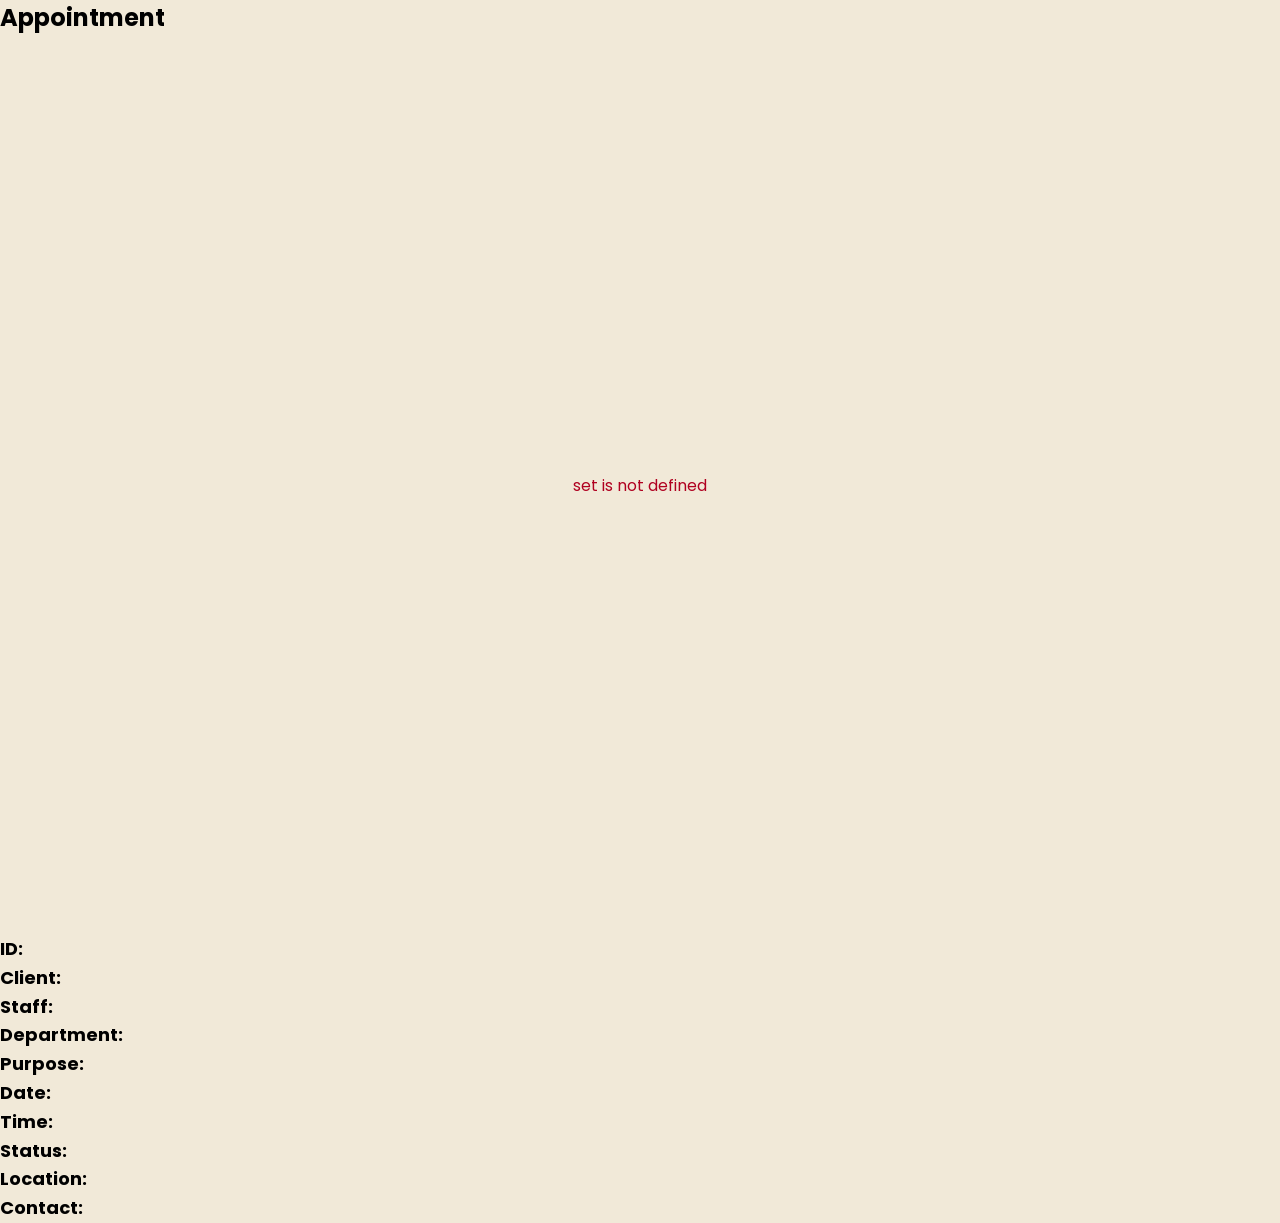
<file: public/appointment-frontend/index.html>
<!DOCTYPE html>
<html lang="en">
<head>
    <meta charset="UTF-8">
    <meta name="viewport" content="width=device-width, initial-scale=1.0">
    <title>Appointment</title>
    <link rel="preconnect" href="https://fonts.googleapis.com">
    <link rel="preconnect" href="https://fonts.gstatic.com" crossorigin>
    <link href="https://fonts.googleapis.com/css2?family=Poppins:wght@400;600;700;800&display=swap" rel="stylesheet">
    <link rel="stylesheet" href="styles.css">
</head>
<body>
    <main class="wrap">
      <section class="card">
        <h1>Appointment</h1>
        <div id="loading" class="muted">Loading…</div>
        <div id="error" class="error" style="display:none"><span id="errmsg"></span></div>
        <div id="info" class="info" style="display:none">
          <p><strong>ID:</strong> <span id="f-id"></span></p>
          <p><strong>Client:</strong> <span id="f-client"></span></p>
          <p><strong>Staff:</strong> <span id="f-staff"></span></p>
          <p><strong>Department:</strong> <span id="f-dept"></span></p>
          <p><strong>Purpose:</strong> <span id="f-purpose"></span></p>
          <p><strong>Date:</strong> <span id="f-date"></span></p>
          <p><strong>Time:</strong> <span id="f-time"></span></p>
          <p><strong>Status:</strong> <span id="f-status"></span></p>
          <p><strong>Location:</strong> <span id="f-location"></span></p>
          <p><strong>Contact:</strong> <span id="f-contact"></span></p>
        </div>
      </section>
    </main>

    <script type="module" src="script.js"></script>
</body>
</html>
</file>
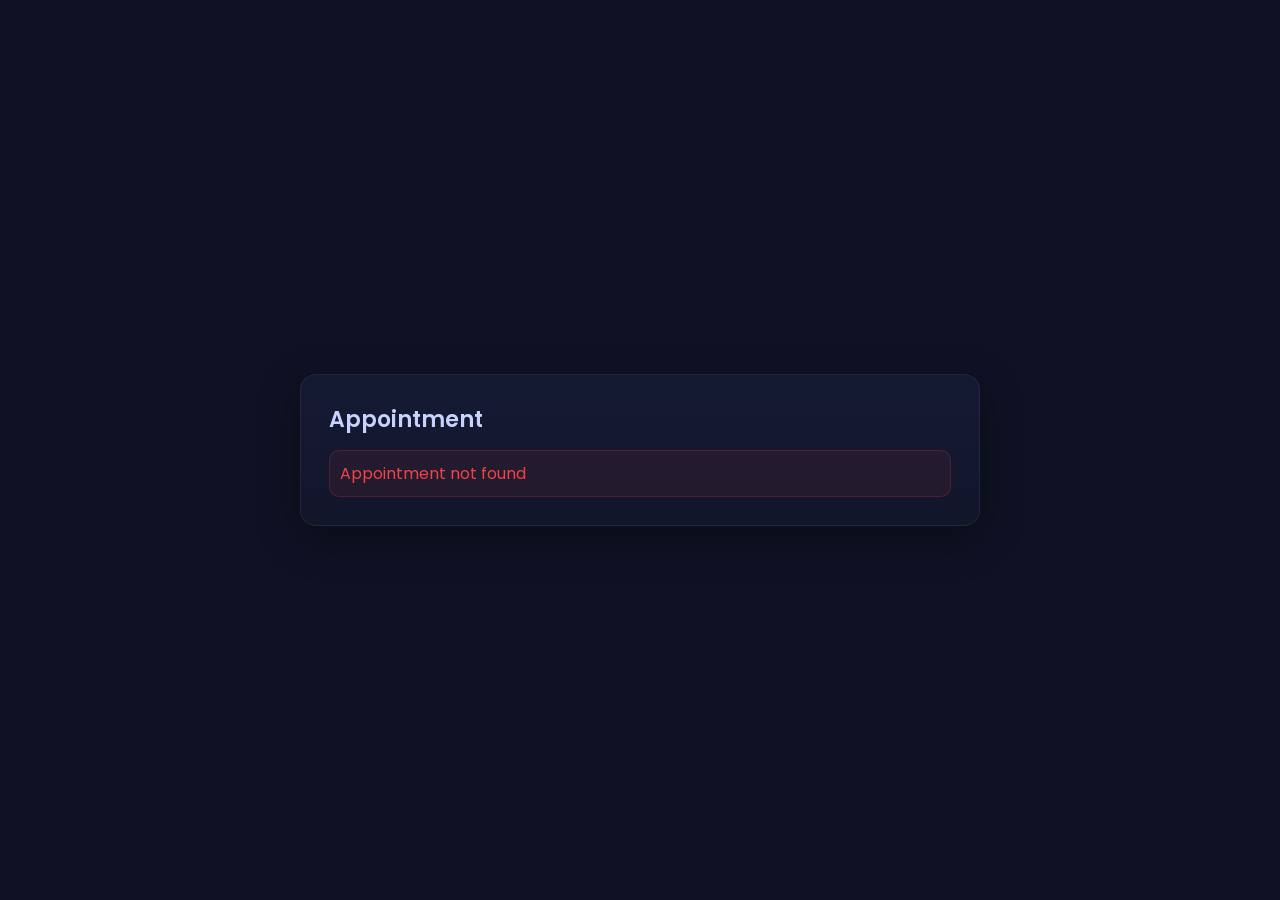
<file: public/appointment-view/index.html>
<!DOCTYPE html>
<html lang="en">
<head>
  <meta charset="UTF-8" />
  <meta name="viewport" content="width=device-width, initial-scale=1" />
  <title>Appointment</title>
  <link rel="preconnect" href="https://fonts.googleapis.com">
  <link rel="preconnect" href="https://fonts.gstatic.com" crossorigin>
  <link href="https://fonts.googleapis.com/css2?family=Poppins:wght@400;600&display=swap" rel="stylesheet">
  <link rel="stylesheet" href="styles.css" />
</head>
<body>
  <main class="wrap">
    <section class="card">
      <h1>Appointment</h1>
      <div id="loading" class="muted">Loading…</div>
      <div id="error" class="error" style="display:none"><span id="errmsg"></span></div>
      <div id="info" style="display:none">
        <p><strong>ID:</strong> <span id="f-id"></span></p>
        <p><strong>Client:</strong> <span id="f-client"></span></p>
        <p><strong>Staff:</strong> <span id="f-staff"></span></p>
        <p><strong>Department:</strong> <span id="f-dept"></span></p>
        <p><strong>Purpose:</strong> <span id="f-purpose"></span></p>
        <p><strong>Date:</strong> <span id="f-date"></span></p>
        <p><strong>Time:</strong> <span id="f-time"></span></p>
        <p><strong>Status:</strong> <span id="f-status"></span></p>
        <p><strong>Location:</strong> <span id="f-location"></span></p>
        <p><strong>Contact:</strong> <span id="f-contact"></span></p>
      </div>
    </section>
  </main>
  <script src="script.js" type="module"></script>
  </body>
  </html>
</file>
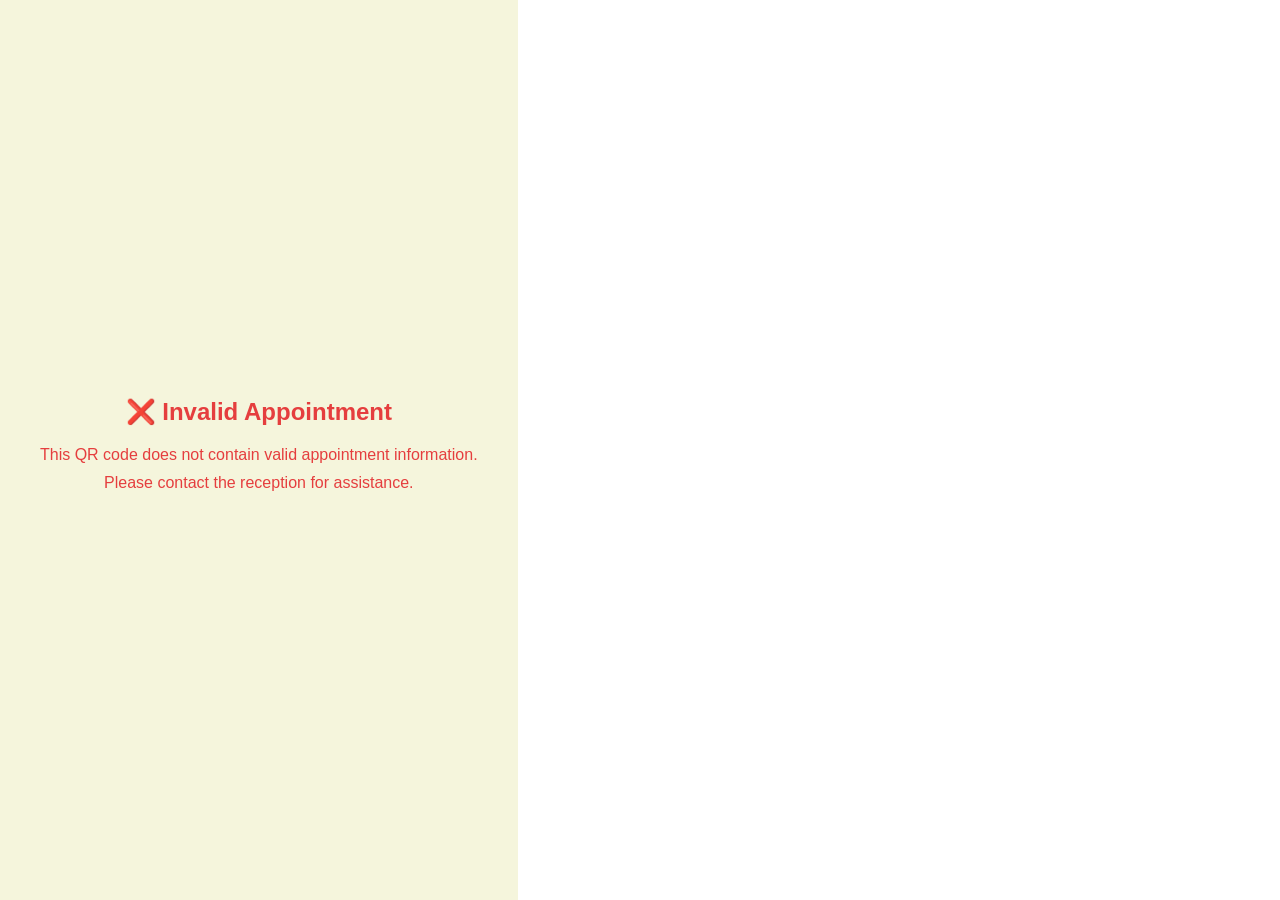
<file: public/appointment-details.html>
<!DOCTYPE html>
<html lang="en">
<head>
    <meta charset="UTF-8">
    <meta name="viewport" content="width=device-width, initial-scale=1.0">
    <title>Appointment Details - Sai Vidya Institute of Technology</title>
    <style>
        * {
            margin: 0;
            padding: 0;
            box-sizing: border-box;
        }

        body {
            font-family: 'Arial', sans-serif;
            height: 100vh;
            display: flex;
            overflow: hidden;
        }

        /* Left Panel - Appointment Details (65% width) */
        .appointment-panel {
            width: 65%;
            background-color: #f5f5dc; /* Light beige/off-white */
            padding: 40px;
            display: flex;
            flex-direction: column;
            justify-content: space-between;
            position: relative;
        }

        .appointment-header {
            font-size: 32px;
            font-weight: bold;
            color: #000;
            margin-bottom: 30px;
            line-height: 1.2;
        }

        .appointment-details-section {
            margin-bottom: 40px;
        }

        .section-title {
            font-size: 18px;
            font-weight: bold;
            color: #000;
            margin-bottom: 10px;
            text-decoration: underline;
            text-decoration-thickness: 1px;
        }

        .appointment-info {
            font-size: 16px;
            color: #000;
            line-height: 1.8;
        }

        .appointment-info p {
            margin-bottom: 8px;
        }

        .appointment-info strong {
            font-weight: bold;
        }

        .appointment-footer {
            margin-top: auto;
            text-align: left;
        }

        .footer-thank-you {
            font-size: 28px;
            font-weight: bold;
            color: #000;
            margin-bottom: 10px;
        }

        .footer-great-day {
            font-size: 28px;
            font-weight: bold;
            color: #000;
            margin-bottom: 20px;
        }

        .footer-clara {
            font-size: 16px;
            font-weight: normal;
            color: #000;
        }

        /* Right Panel - Branding (35% width) */
        .branding-panel {
            width: 35%;
            background: linear-gradient(180deg, #4a90e2 0%, #357abd 100%);
            display: flex;
            flex-direction: column;
            align-items: center;
            justify-content: flex-start;
            padding: 40px 20px;
            position: relative;
        }

        .logo-container {
            display: flex;
            flex-direction: column;
            align-items: center;
            margin-bottom: 40px;
        }

        .circular-logo {
            width: 200px;
            height: 200px;
            border-radius: 50%;
            background: linear-gradient(135deg, #2c5aa0 0%, #1e3a8a 100%);
            display: flex;
            flex-direction: column;
            align-items: center;
            justify-content: center;
            position: relative;
            margin-bottom: 15px;
            box-shadow: 0 8px 20px rgba(0,0,0,0.3);
        }

        .outer-ring {
            position: absolute;
            top: 10px;
            left: 10px;
            right: 10px;
            bottom: 10px;
            border: 3px solid #1e3a8a;
            border-radius: 50%;
            display: flex;
            align-items: center;
            justify-content: center;
        }

        .outer-ring-text {
            color: white;
            font-size: 10px;
            font-weight: bold;
            text-align: center;
            line-height: 1.2;
            padding: 0 10px;
        }

        .inner-ring {
            position: absolute;
            top: 30px;
            left: 30px;
            right: 30px;
            bottom: 30px;
            border: 2px solid #4a90e2;
            border-radius: 50%;
            display: flex;
            align-items: center;
            justify-content: center;
        }

        .inner-ring-text {
            color: white;
            font-size: 8px;
            text-align: center;
            line-height: 1.1;
            padding: 0 5px;
        }

        .logo-center {
            display: flex;
            flex-direction: column;
            align-items: center;
            justify-content: center;
            z-index: 2;
        }

        .sun-icon {
            width: 30px;
            height: 30px;
            background: linear-gradient(45deg, #ffa500, #ff8c00);
            border-radius: 50%;
            margin-bottom: 5px;
            position: relative;
        }

        .sun-icon::after {
            content: '';
            position: absolute;
            top: -5px;
            left: -5px;
            right: -5px;
            bottom: -5px;
            border-radius: 50%;
            background: radial-gradient(circle, rgba(255,165,0,0.3) 0%, transparent 70%);
        }

        .book-icon {
            width: 25px;
            height: 15px;
            background: white;
            border-radius: 2px;
            position: relative;
            margin-bottom: 3px;
        }

        .book-icon::after {
            content: '';
            position: absolute;
            top: 2px;
            left: 2px;
            right: 2px;
            bottom: 2px;
            border: 1px solid #ddd;
            border-radius: 1px;
        }

        .flame-icon {
            width: 8px;
            height: 12px;
            background: linear-gradient(45deg, #ff4444, #ff6666);
            border-radius: 50% 50% 50% 50% / 60% 60% 40% 40%;
            position: relative;
        }

        .flame-icon::after {
            content: '';
            position: absolute;
            top: -2px;
            left: 50%;
            transform: translateX(-50%);
            width: 4px;
            height: 6px;
            background: linear-gradient(45deg, #ffaa00, #ff6666);
            border-radius: 50% 50% 50% 50% / 60% 60% 40% 40%;
        }

        .logo-banner {
            background: rgba(255,255,255,0.2);
            padding: 8px 15px;
            border-radius: 5px;
            text-align: center;
        }

        .logo-banner h3 {
            color: white;
            font-size: 18px;
            font-weight: bold;
            margin-bottom: 2px;
        }

        .logo-banner p {
            color: white;
            font-size: 12px;
        }

        .vertical-text {
            position: absolute;
            right: 20px;
            top: 50%;
            transform: translateY(-50%) rotate(90deg);
            color: white;
            font-size: 24px;
            font-weight: bold;
            white-space: nowrap;
            letter-spacing: 2px;
        }

        /* Loading state */
        .loading {
            display: flex;
            align-items: center;
            justify-content: center;
            height: 100vh;
            background: #f5f5dc;
            font-size: 18px;
            color: #666;
        }

        /* Error state */
        .error {
            display: flex;
            flex-direction: column;
            align-items: center;
            justify-content: center;
            height: 100vh;
            background: #f5f5dc;
            color: #e53e3e;
            text-align: center;
            padding: 40px;
        }

        .error h2 {
            font-size: 24px;
            margin-bottom: 20px;
        }

        .error p {
            font-size: 16px;
            margin-bottom: 10px;
        }

        /* Responsive adjustments */
        @media (max-width: 768px) {
            body {
                flex-direction: column;
            }
            
            .appointment-panel {
                width: 100%;
                height: 70%;
            }
            
            .branding-panel {
                width: 100%;
                height: 30%;
                flex-direction: row;
                padding: 20px;
            }
            
            .vertical-text {
                position: static;
                transform: none;
                writing-mode: vertical-rl;
                text-orientation: mixed;
            }
            
            .circular-logo {
                width: 120px;
                height: 120px;
            }
        }
    </style>
</head>
<body>
    <div id="loading" class="loading">
        <div>Loading appointment details...</div>
    </div>

    <div id="error" class="error" style="display: none;">
        <h2>❌ Invalid Appointment</h2>
        <p>This QR code does not contain valid appointment information.</p>
        <p>Please contact the reception for assistance.</p>
    </div>

    <div id="appointment-container" style="display: none;">
        <!-- Left Panel - Appointment Details -->
        <div class="appointment-panel">
            <div class="appointment-header">
                Your Appointment as been confirmed!!
            </div>
            
            <div class="appointment-details-section">
                <div class="section-title">APPOINTMENT DETAILS</div>
                <div class="appointment-info" id="appointment-info">
                    <!-- Appointment details will be populated here -->
                </div>
            </div>
            
            <div class="appointment-footer">
                <div class="footer-thank-you">THANK YOU !!</div>
                <div class="footer-great-day">HAVE A GREAT DAY !!</div>
                <div class="footer-clara">CLARA - YOUR FRIENDLY AI RECEPTIONIST</div>
            </div>
        </div>

        <!-- Right Panel - Branding -->
        <div class="branding-panel">
            <div class="logo-container">
                <div class="circular-logo">
                    <div class="outer-ring">
                        <div class="outer-ring-text">SAI VIDYA INSTITUTE OF TECHNOLOGY</div>
                    </div>
                    <div class="inner-ring">
                        <div class="inner-ring-text">श्रद्धावान लभते ज्ञानं</div>
                    </div>
                    <div class="logo-center">
                        <div class="sun-icon"></div>
                        <div class="book-icon"></div>
                        <div class="flame-icon"></div>
                    </div>
                </div>
                <div class="logo-banner">
                    <h3>SVIT</h3>
                    <p>Learn to Lead</p>
                </div>
            </div>
            <div class="vertical-text">SAI VIDYA INSTITUTE OF TECHNOLOGYY</div>
        </div>
    </div>

    <script>
        // Fetch appointment data from server
        async function fetchAppointmentData() {
            try {
                // Get appointment ID from URL parameters
                const urlParams = new URLSearchParams(window.location.search);
                const appointmentId = urlParams.get('id');
                
                if (!appointmentId) {
                    throw new Error('No appointment ID found');
                }

                // Fetch appointment data from server
                const response = await fetch(`/api/appointment/${appointmentId}`);
                
                if (!response.ok) {
                    if (response.status === 404) {
                        throw new Error('Appointment not found or expired');
                    }
                    throw new Error(`Server error: ${response.statusText}`);
                }

                const appointmentData = await response.json();
                
                // Validate required fields
                if (!appointmentData.appointmentId || !appointmentData.clientName || !appointmentData.staffName) {
                    throw new Error('Invalid appointment data structure');
                }

                return appointmentData;
            } catch (error) {
                console.error('Error fetching appointment data:', error);
                throw error;
            }
        }

        // Display appointment data
        function displayAppointmentData(data) {
            const appointmentInfo = document.getElementById('appointment-info');
            
            appointmentInfo.innerHTML = `
                <p><strong>Appointment ID:</strong> ${data.appointmentId}</p>
                <p><strong>Client:</strong> ${data.clientName}</p>
                <p><strong>Staff:</strong> ${data.staffName}</p>
                <p><strong>Department:</strong> ${data.department || 'Computer Science Engineering'}</p>
                <p><strong>Purpose:</strong> ${data.purpose || 'Video Consultation'}</p>
                <p><strong>Date:</strong> ${data.date || new Date().toLocaleDateString()}</p>
                <p><strong>Time:</strong> ${data.time || new Date().toLocaleTimeString()}</p>
                <p><strong>Location:</strong> ${data.location || 'College Campus'}</p>
                <p><strong>Status:</strong> ${data.status || 'confirmed'}</p>
                <p><strong>CONTACT:</strong> ${data.contact || data.staffEmail || 'STAFF@EXAMPLE.COM'}</p>
            `;
        }

        // Initialize the page
        async function initializePage() {
            try {
                const appointmentData = await fetchAppointmentData();
                displayAppointmentData(appointmentData);
                
                // Hide loading, show appointment
                document.getElementById('loading').style.display = 'none';
                document.getElementById('appointment-container').style.display = 'flex';
                
                console.log('Appointment details loaded successfully:', appointmentData);
            } catch (error) {
                console.error('Failed to load appointment details:', error);
                
                // Hide loading, show error
                document.getElementById('loading').style.display = 'none';
                document.getElementById('error').style.display = 'flex';
            }
        }

        // Initialize when page loads
        document.addEventListener('DOMContentLoaded', initializePage);

        // Also try to initialize immediately in case DOM is already loaded
        if (document.readyState === 'loading') {
            document.addEventListener('DOMContentLoaded', initializePage);
        } else {
            initializePage();
        }
    </script>
</body>
</html>
</file>
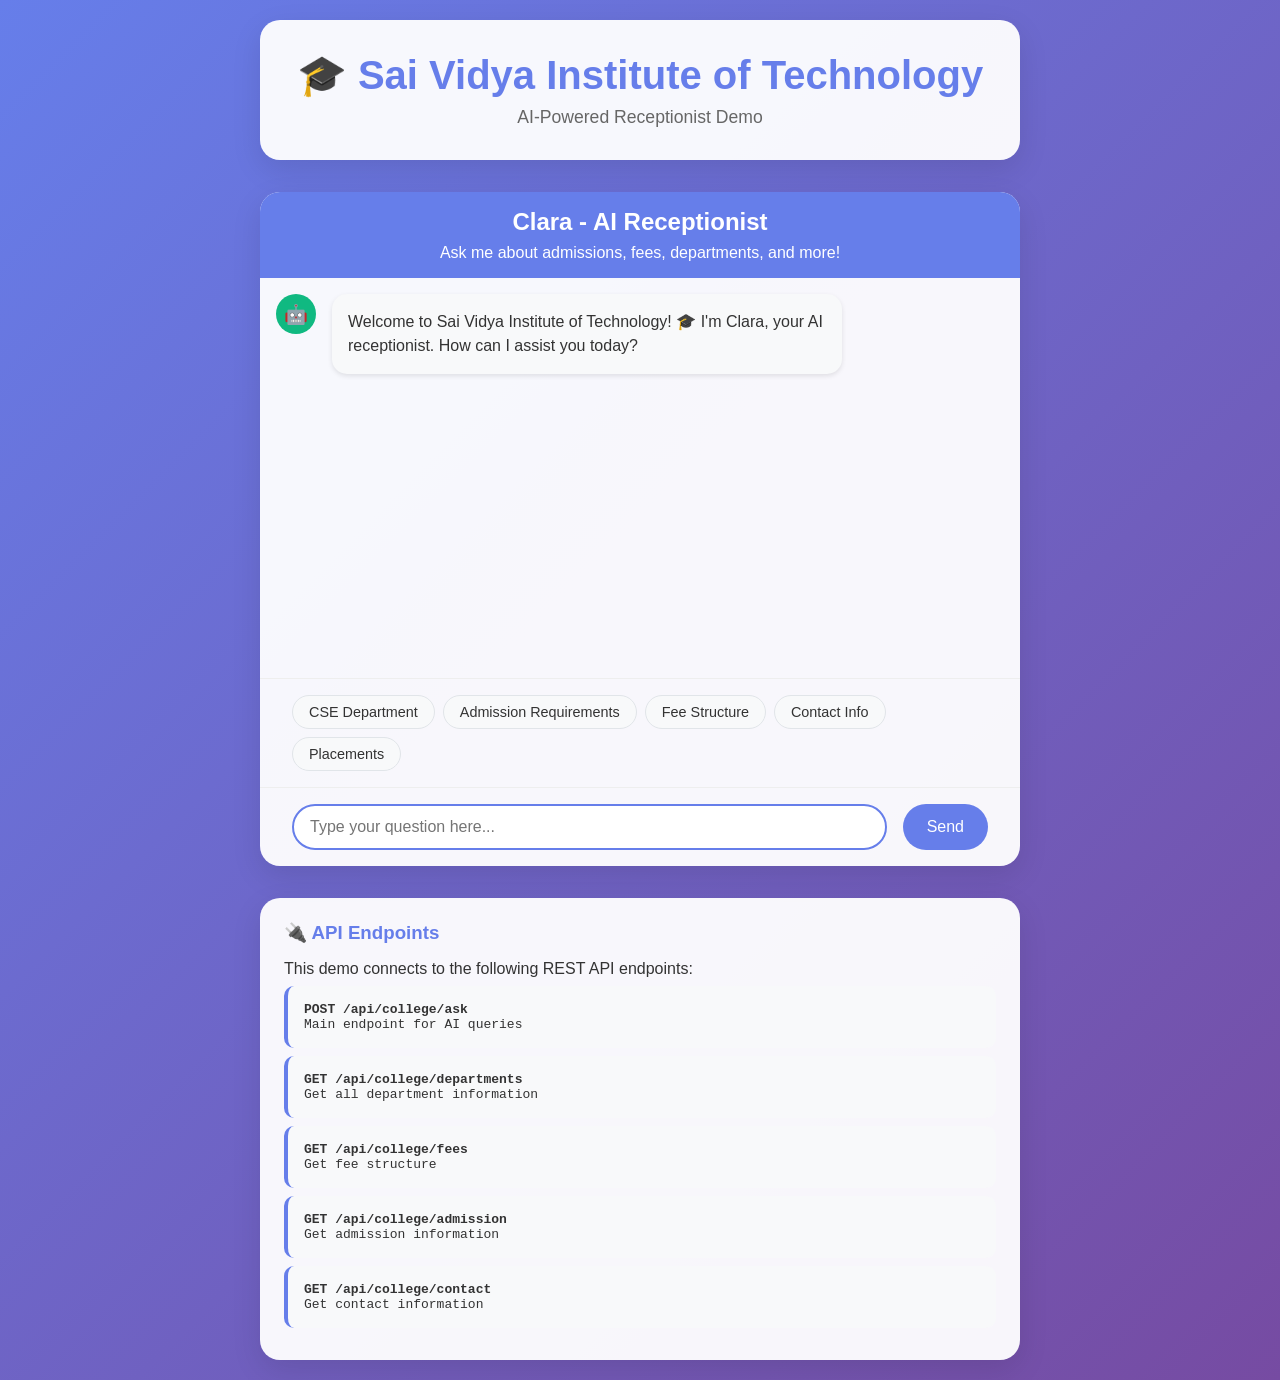
<file: public/college-demo.html>
<!DOCTYPE html>
<html lang="en">
<head>
    <meta charset="UTF-8">
    <meta name="viewport" content="width=device-width, initial-scale=1.0">
    <title>Sai Vidya Institute - AI Receptionist Demo</title>
    <link rel="icon" href="data:image/svg+xml,<svg xmlns='http://www.w3.org/2000/svg' viewBox='0 0 100 100'><text y='.9em' font-size='90'>🎓</text></svg>">
    <style>
        * {
            margin: 0;
            padding: 0;
            box-sizing: border-box;
        }

        body {
            font-family: 'Segoe UI', Tahoma, Geneva, Verdana, sans-serif;
            background: linear-gradient(135deg, #667eea 0%, #764ba2 100%);
            min-height: 100vh;
            color: #333;
        }

        .container {
            max-width: 800px;
            margin: 0 auto;
            padding: 20px;
        }

        .header {
            text-align: center;
            background: rgba(255, 255, 255, 0.95);
            padding: 2rem;
            border-radius: 20px;
            margin-bottom: 2rem;
            box-shadow: 0 10px 30px rgba(0, 0, 0, 0.1);
        }

        .header h1 {
            color: #667eea;
            margin-bottom: 0.5rem;
            font-size: 2.5rem;
        }

        .header p {
            color: #666;
            font-size: 1.1rem;
        }

        .chat-container {
            background: rgba(255, 255, 255, 0.95);
            border-radius: 20px;
            box-shadow: 0 10px 30px rgba(0, 0, 0, 0.1);
            overflow: hidden;
        }

        .chat-header {
            background: #667eea;
            color: white;
            padding: 1rem 2rem;
            text-align: center;
        }

        .chat-header h2 {
            font-size: 1.5rem;
            margin-bottom: 0.5rem;
        }

        .chat-messages {
            height: 400px;
            overflow-y: auto;
            padding: 1rem;
        }

        .message {
            margin-bottom: 1rem;
            display: flex;
            gap: 1rem;
        }

        .message.user {
            flex-direction: row-reverse;
        }

        .message-avatar {
            width: 40px;
            height: 40px;
            border-radius: 50%;
            display: flex;
            align-items: center;
            justify-content: center;
            font-size: 1.2rem;
            color: white;
        }

        .message.user .message-avatar {
            background: #667eea;
        }

        .message.bot .message-avatar {
            background: #10b981;
        }

        .message-content {
            flex: 1;
            max-width: 70%;
        }

        .message-text {
            background: #f8f9fa;
            padding: 1rem;
            border-radius: 15px;
            box-shadow: 0 2px 5px rgba(0, 0, 0, 0.1);
            line-height: 1.5;
        }

        .message.user .message-text {
            background: #667eea;
            color: white;
            margin-left: auto;
        }

        .message.bot .message-text {
            background: #f8f9fa;
            color: #333;
        }

        .chat-input {
            padding: 1rem 2rem;
            border-top: 1px solid #eee;
            display: flex;
            gap: 1rem;
        }

        .chat-input input {
            flex: 1;
            padding: 0.75rem 1rem;
            border: 2px solid #e1e5e9;
            border-radius: 25px;
            font-size: 1rem;
            outline: none;
            transition: border-color 0.3s;
        }

        .chat-input input:focus {
            border-color: #667eea;
        }

        .chat-input button {
            padding: 0.75rem 1.5rem;
            background: #667eea;
            color: white;
            border: none;
            border-radius: 25px;
            font-size: 1rem;
            cursor: pointer;
            transition: background 0.3s;
        }

        .chat-input button:hover {
            background: #5a6fd8;
        }

        .chat-input button:disabled {
            background: #ccc;
            cursor: not-allowed;
        }

        .quick-actions {
            padding: 1rem 2rem;
            border-top: 1px solid #eee;
            display: flex;
            flex-wrap: wrap;
            gap: 0.5rem;
        }

        .quick-action {
            padding: 0.5rem 1rem;
            background: #f8f9fa;
            border: 1px solid #e1e5e9;
            border-radius: 20px;
            font-size: 0.9rem;
            cursor: pointer;
            transition: all 0.3s;
        }

        .quick-action:hover {
            background: #667eea;
            color: white;
            border-color: #667eea;
        }

        .api-info {
            background: rgba(255, 255, 255, 0.95);
            padding: 1.5rem;
            border-radius: 20px;
            margin-top: 2rem;
            box-shadow: 0 10px 30px rgba(0, 0, 0, 0.1);
        }

        .api-info h3 {
            color: #667eea;
            margin-bottom: 1rem;
        }

        .api-endpoint {
            background: #f8f9fa;
            padding: 1rem;
            border-radius: 10px;
            margin: 0.5rem 0;
            font-family: monospace;
            border-left: 4px solid #667eea;
        }

        .loading {
            display: inline-block;
            width: 20px;
            height: 20px;
            border: 3px solid #f3f3f3;
            border-top: 3px solid #667eea;
            border-radius: 50%;
            animation: spin 1s linear infinite;
        }

        @keyframes spin {
            0% { transform: rotate(0deg); }
            100% { transform: rotate(360deg); }
        }

        .typing {
            font-style: italic;
            color: #666;
        }
    </style>
</head>
<body>
    <div class="container">
        <div class="header">
            <h1>🎓 Sai Vidya Institute of Technology</h1>
            <p>AI-Powered Receptionist Demo</p>
        </div>

        <div class="chat-container">
            <div class="chat-header">
                <h2>Clara - AI Receptionist</h2>
                <p>Ask me about admissions, fees, departments, and more!</p>
            </div>

            <div class="chat-messages" id="chatMessages">
                <div class="message bot">
                    <div class="message-avatar">🤖</div>
                    <div class="message-content">
                        <div class="message-text">
                            Welcome to Sai Vidya Institute of Technology! 🎓 I'm Clara, your AI receptionist. How can I assist you today?
                        </div>
                    </div>
                </div>
            </div>

            <div class="quick-actions">
                <div class="quick-action" onclick="askQuestion('Tell me about CSE department')">CSE Department</div>
                <div class="quick-action" onclick="askQuestion('What are the admission requirements?')">Admission Requirements</div>
                <div class="quick-action" onclick="askQuestion('How much are the fees?')">Fee Structure</div>
                <div class="quick-action" onclick="askQuestion('Contact information')">Contact Info</div>
                <div class="quick-action" onclick="askQuestion('Tell me about placements')">Placements</div>
            </div>

            <div class="chat-input">
                <input type="text" id="messageInput" placeholder="Type your question here..." onkeypress="handleKeyPress(event)">
                <button id="sendButton" onclick="sendMessage()">Send</button>
            </div>
        </div>

        <div class="api-info">
            <h3>🔌 API Endpoints</h3>
            <p>This demo connects to the following REST API endpoints:</p>
            
            <div class="api-endpoint">
                <strong>POST /api/college/ask</strong><br>
                Main endpoint for AI queries
            </div>
            
            <div class="api-endpoint">
                <strong>GET /api/college/departments</strong><br>
                Get all department information
            </div>
            
            <div class="api-endpoint">
                <strong>GET /api/college/fees</strong><br>
                Get fee structure
            </div>
            
            <div class="api-endpoint">
                <strong>GET /api/college/admission</strong><br>
                Get admission information
            </div>
            
            <div class="api-endpoint">
                <strong>GET /api/college/contact</strong><br>
                Get contact information
            </div>
        </div>
    </div>

    <script>
        let sessionId = 'demo-' + Date.now();

        function handleKeyPress(event) {
            if (event.key === 'Enter') {
                sendMessage();
            }
        }

        function askQuestion(question) {
            document.getElementById('messageInput').value = question;
            sendMessage();
        }

        async function sendMessage() {
            const input = document.getElementById('messageInput');
            const message = input.value.trim();
            
            if (!message) return;
            
            // Add user message
            addMessage(message, 'user');
            input.value = '';
            
            // Show typing indicator
            showTyping();
            
            try {
                const response = await fetch('/api/college/ask', {
                    method: 'POST',
                    headers: {
                        'Content-Type': 'application/json'
                    },
                    body: JSON.stringify({
                        message: message,
                        sessionId: sessionId
                    })
                });
                
                const data = await response.json();
                
                if (data.success) {
                    hideTyping();
                    addMessage(data.response, 'bot');
                } else {
                    hideTyping();
                    addMessage('Sorry, I encountered an error. Please try again.', 'bot');
                }
                
            } catch (error) {
                console.error('Error:', error);
                hideTyping();
                addMessage('Sorry, I\'m having trouble connecting. Please check your connection and try again.', 'bot');
            }
        }

        function addMessage(text, sender) {
            const chatMessages = document.getElementById('chatMessages');
            const messageDiv = document.createElement('div');
            messageDiv.className = `message ${sender}`;
            
            const avatar = document.createElement('div');
            avatar.className = 'message-avatar';
            avatar.textContent = sender === 'user' ? '👤' : '🤖';
            
            const content = document.createElement('div');
            content.className = 'message-content';
            
            const messageText = document.createElement('div');
            messageText.className = 'message-text';
            messageText.innerHTML = text.replace(/\n/g, '<br>');
            
            content.appendChild(messageText);
            messageDiv.appendChild(avatar);
            messageDiv.appendChild(content);
            
            chatMessages.appendChild(messageDiv);
            chatMessages.scrollTop = chatMessages.scrollHeight;
        }

        function showTyping() {
            const chatMessages = document.getElementById('chatMessages');
            const typingDiv = document.createElement('div');
            typingDiv.className = 'message bot';
            typingDiv.id = 'typingIndicator';
            
            const avatar = document.createElement('div');
            avatar.className = 'message-avatar';
            avatar.textContent = '🤖';
            
            const content = document.createElement('div');
            content.className = 'message-content';
            
            const messageText = document.createElement('div');
            messageText.className = 'message-text typing';
            messageText.innerHTML = '<span class="loading"></span> Clara is typing...';
            
            content.appendChild(messageText);
            typingDiv.appendChild(avatar);
            typingDiv.appendChild(content);
            
            chatMessages.appendChild(typingDiv);
            chatMessages.scrollTop = chatMessages.scrollHeight;
        }

        function hideTyping() {
            const typingIndicator = document.getElementById('typingIndicator');
            if (typingIndicator) {
                typingIndicator.remove();
            }
        }

        // Focus input on load
        document.getElementById('messageInput').focus();
    </script>
</body>
</html>
</file>
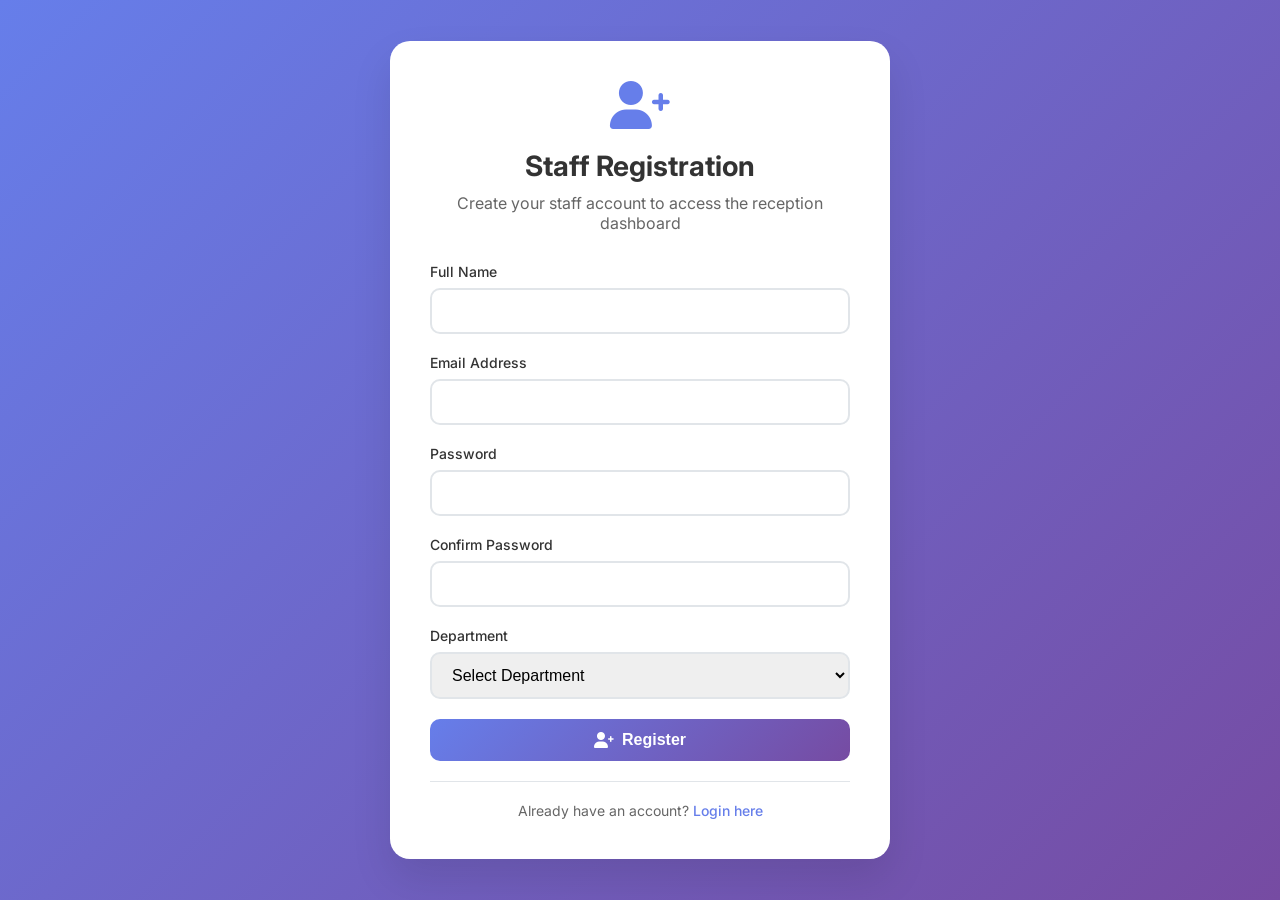
<file: public/register.html>
<!DOCTYPE html>
<html lang="en">
<head>
    <meta charset="UTF-8">
    <meta name="viewport" content="width=device-width, initial-scale=1.0">
    <title>Staff Registration - Clara</title>
    <link rel="icon" href="data:image/svg+xml,<svg xmlns='http://www.w3.org/2000/svg' viewBox='0 0 100 100'><text y='.9em' font-size='90'>🤖</text></svg>">
    <link rel="stylesheet" href="register-styles.css">
    <link href="https://fonts.googleapis.com/css2?family=Inter:wght@300;400;500;600;700&display=swap" rel="stylesheet">
    <link rel="stylesheet" href="https://cdnjs.cloudflare.com/ajax/libs/font-awesome/6.0.0/css/all.min.css">
</head>
<body>
    <div class="register-container">
        <div class="register-card">
            <div class="register-header">
                <i class="fas fa-user-plus"></i>
                <h1>Staff Registration</h1>
                <p>Create your staff account to access the reception dashboard</p>
            </div>
            
            <form id="registerForm" class="register-form">
                <div class="form-group">
                    <label for="name">Full Name</label>
                    <input type="text" id="name" name="name" required>
                </div>
                
                <div class="form-group">
                    <label for="email">Email Address</label>
                    <input type="email" id="email" name="email" required>
                </div>
                
                <div class="form-group">
                    <label for="password">Password</label>
                    <input type="password" id="password" name="password" required>
                </div>
                
                <div class="form-group">
                    <label for="confirmPassword">Confirm Password</label>
                    <input type="password" id="confirmPassword" name="confirmPassword" required>
                </div>
                
                <div class="form-group">
                    <label for="department">Department</label>
                    <select id="department" name="department" required>
                        <option value="">Select Department</option>
                        <option value="CSE">Computer Science Engineering (CSE)</option>
                        <option value="ISE">Information Science Engineering (ISE)</option>
                        <option value="ECE">Electronics & Communication Engineering (ECE)</option>
                        <option value="EEE">Electrical & Electronics Engineering (EEE)</option>
                        <option value="ME">Mechanical Engineering (ME)</option>
                        <option value="CE">Civil Engineering (CE)</option>
                        <option value="AI&ML">Artificial Intelligence & Machine Learning (AI&ML)</option>
                        <option value="CS">Computer Science (CS)</option>
                        <option value="IT">Information Technology (IT)</option>
                        <option value="BCA">Bachelor of Computer Applications (BCA)</option>
                        <option value="MCA">Master of Computer Applications (MCA)</option>
                        <option value="Mathematics">Mathematics</option>
                        <option value="Physics">Physics</option>
                        <option value="Chemistry">Chemistry</option>
                        <option value="English">English</option>
                        <option value="Management">Management</option>
                        <option value="Administration">Administration</option>
                    </select>
                </div>
                
                <button type="submit" class="btn btn-primary">
                    <i class="fas fa-user-plus"></i>
                    Register
                </button>
            </form>
            
            <div class="login-link">
                <p>Already have an account? <a href="/staff">Login here</a></p>
            </div>
            
            <div id="registerError" class="error-message" style="display: none;"></div>
            <div id="registerSuccess" class="success-message" style="display: none;"></div>
        </div>
    </div>

    <script src="register-script.js"></script>
</body>
</html>
</file>
<file: public/appointment-frontend/styles.css>
*{box-sizing:border-box;margin:0;padding:0}
html,body{height:100%}
body{font-family:'Poppins',system-ui,-apple-system,Segoe UI,Roboto,Arial,sans-serif;background:#f1e9d8;color:#000}

.loading,.error{display:flex;align-items:center;justify-content:center;height:100vh;background:#f1e9d8;color:#444}
.error{flex-direction:column;gap:8px;color:#b00020}

.app{display:flex;min-height:100vh}

/* Left details */
.details{flex:0 0 65%;padding:40px;background:#f1e9d8;display:flex;flex-direction:column}
.title{font-weight:800;line-height:1.05;font-size:44px;margin-bottom:32px}
.section{margin-top:10px}
.section-heading{font-size:22px;letter-spacing:1px}
.rule{height:4px;background:#111;margin:10px 0 24px;width:100%;max-width:520px}
.info{display:flex;flex-direction:column;gap:16px;font-size:18px}
.info p{line-height:1.6}
.info strong{font-weight:700}

.footer{margin-top:auto}
.thank,.great{font-weight:800;letter-spacing:1px}
.thank{font-size:36px;margin-bottom:6px}
.great{font-size:32px;margin-bottom:12px}
.clara{font-size:14px;color:#333}

/* Right brand */
.brand{flex:0 0 35%;background:linear-gradient(180deg,#4a90e2 0%,#2f74be 100%);display:flex;flex-direction:column;align-items:center;justify-content:flex-start;padding:40px 20px;color:#fff;position:relative}
.badge{width:160px;height:160px;border-radius:50%;background:rgba(255,255,255,0.15);display:flex;align-items:center;justify-content:center;margin-bottom:28px;overflow:hidden}
.badge img{max-width:140px;max-height:140px}
.vertical{writing-mode:vertical-rl;text-orientation:mixed;font-weight:800;font-size:28px;letter-spacing:2px;margin-top:8px;text-align:center}

@media (max-width:960px){
  .app{flex-direction:column}
  .details{flex-basis:auto;width:100%;padding:28px}
  .brand{width:100%;flex-basis:auto;flex-direction:row;justify-content:center;gap:20px}
  .vertical{writing-mode:horizontal-tb;text-orientation:initial}
}
</file>
<file: public/appointment-view/styles.css>
*{box-sizing:border-box}
html,body{margin:0;padding:0;font-family:'Poppins',system-ui,-apple-system,Segoe UI,Roboto,Arial,sans-serif;background:#0f1224;color:#e7eaf1}
.wrap{min-height:100vh;display:grid;place-items:center;padding:24px}
.card{width:min(680px,92vw);background:linear-gradient(180deg,#151a33 0%,#12162b 100%);padding:28px;border-radius:16px;box-shadow:0 12px 40px rgba(0,0,0,.35);border:1px solid rgba(255,255,255,.06)}
h1{margin:0 0 14px;font-size:22px;font-weight:600;color:#c7d2fe}
p{margin:10px 0}
strong{color:#93c5fd}
.muted{color:#9aa5b1}
.error{color:#ef4444;background:rgba(239,68,68,.08);border:1px solid rgba(239,68,68,.2);padding:10px;border-radius:10px}
</file>
<file: public/register-styles.css>
/* Reset and Base Styles */
* {
    margin: 0;
    padding: 0;
    box-sizing: border-box;
}

body {
    font-family: 'Inter', sans-serif;
    background: linear-gradient(135deg, #667eea 0%, #764ba2 100%);
    min-height: 100vh;
    color: #333;
}

/* Registration Container */
.register-container {
    display: flex;
    justify-content: center;
    align-items: center;
    min-height: 100vh;
    padding: 20px;
}

.register-card {
    background: white;
    border-radius: 20px;
    padding: 40px;
    box-shadow: 0 20px 40px rgba(0, 0, 0, 0.1);
    width: 100%;
    max-width: 500px;
}

.register-header {
    text-align: center;
    margin-bottom: 30px;
}

.register-header i {
    font-size: 48px;
    color: #667eea;
    margin-bottom: 20px;
}

.register-header h1 {
    font-size: 28px;
    font-weight: 700;
    margin-bottom: 10px;
    color: #333;
}

.register-header p {
    color: #666;
    font-size: 16px;
}

.register-form {
    display: flex;
    flex-direction: column;
    gap: 20px;
}

.form-group {
    display: flex;
    flex-direction: column;
    gap: 8px;
}

.form-group label {
    font-weight: 500;
    color: #333;
    font-size: 14px;
}

.form-group input,
.form-group select {
    padding: 12px 16px;
    border: 2px solid #e1e5e9;
    border-radius: 10px;
    font-size: 16px;
    transition: border-color 0.3s ease;
}

.form-group input:focus,
.form-group select:focus {
    outline: none;
    border-color: #667eea;
}

/* Buttons */
.btn {
    padding: 12px 24px;
    border: none;
    border-radius: 10px;
    font-size: 16px;
    font-weight: 600;
    cursor: pointer;
    transition: all 0.3s ease;
    display: flex;
    align-items: center;
    justify-content: center;
    gap: 8px;
    text-decoration: none;
}

.btn-primary {
    background: linear-gradient(135deg, #667eea 0%, #764ba2 100%);
    color: white;
}

.btn-primary:hover {
    transform: translateY(-2px);
    box-shadow: 0 10px 20px rgba(102, 126, 234, 0.3);
}

.btn-primary:disabled {
    opacity: 0.6;
    cursor: not-allowed;
    transform: none;
}

/* Messages */
.error-message {
    background: #f8d7da;
    color: #721c24;
    padding: 12px;
    border-radius: 8px;
    margin-top: 15px;
    font-size: 14px;
    border: 1px solid #f5c6cb;
}

.success-message {
    background: #d4edda;
    color: #155724;
    padding: 12px;
    border-radius: 8px;
    margin-top: 15px;
    font-size: 14px;
    border: 1px solid #c3e6cb;
}

/* Login Link */
.login-link {
    text-align: center;
    margin-top: 20px;
    padding-top: 20px;
    border-top: 1px solid #e1e5e9;
}

.login-link p {
    color: #666;
    font-size: 14px;
}

.login-link a {
    color: #667eea;
    text-decoration: none;
    font-weight: 500;
}

.login-link a:hover {
    text-decoration: underline;
}

/* Loading State */
.loading {
    display: inline-block;
    width: 16px;
    height: 16px;
    border: 2px solid rgba(255, 255, 255, 0.3);
    border-radius: 50%;
    border-top-color: #fff;
    animation: spin 1s ease-in-out infinite;
}

@keyframes spin {
    to { transform: rotate(360deg); }
}

/* Responsive Design */
@media (max-width: 768px) {
    .register-card {
        padding: 30px 20px;
    }
    
    .register-header h1 {
        font-size: 24px;
    }
}
</file>
